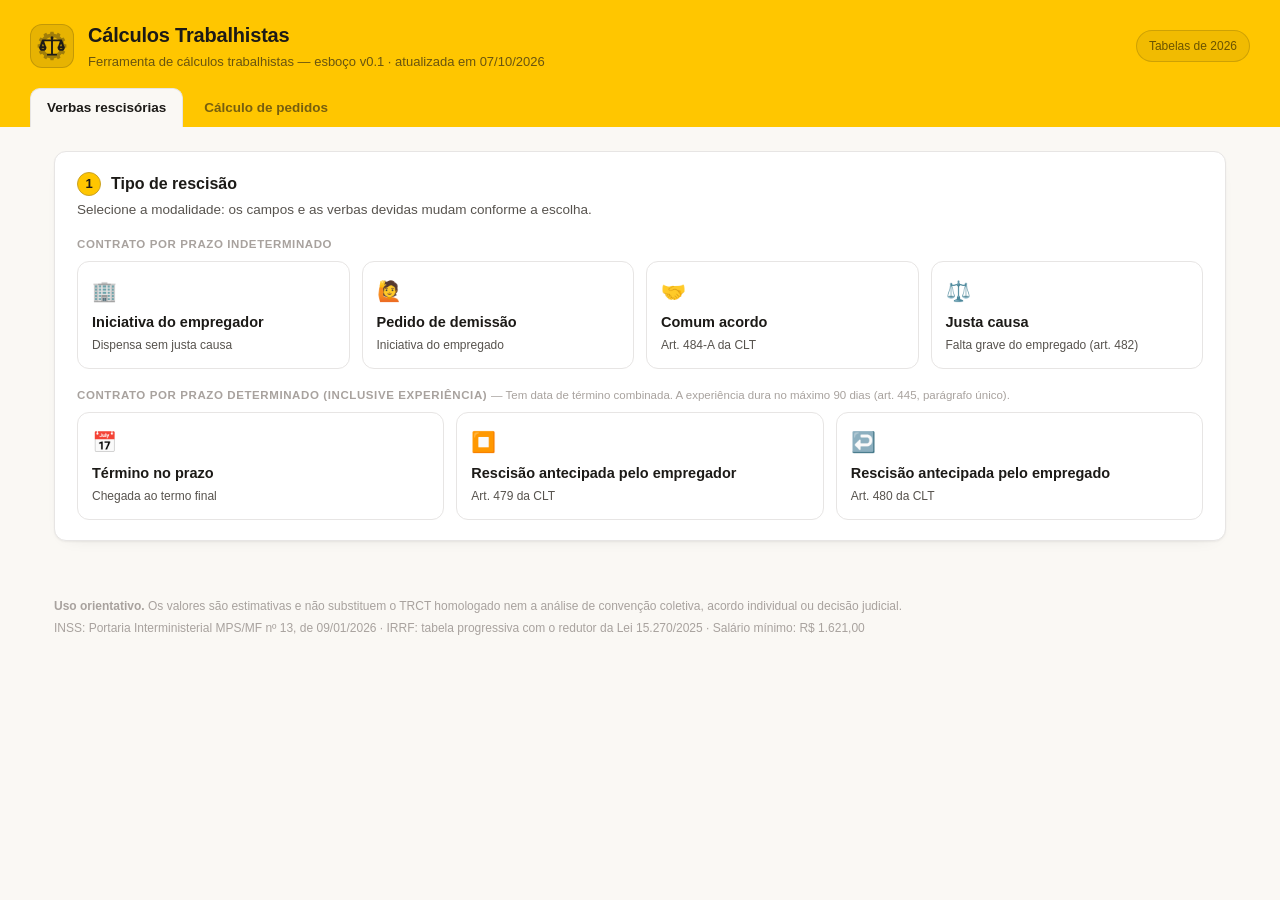
<file: index.html>
<!DOCTYPE html>
<html lang="pt-BR">
<head>
<meta charset="utf-8" />
<meta name="viewport" content="width=device-width, initial-scale=1" />
<title>Cálculo de Verbas Rescisórias</title>
<link rel="icon" type="image/svg+xml" href="data:image/svg+xml,%3Csvg xmlns='http://www.w3.org/2000/svg' viewBox='0 0 32 32'%3E%3Crect width='32' height='32' rx='7' fill='%23ffc600'/%3E%3Cg transform='translate(2.4 2.4) scale(.85)' color='%231c1a17' fill='none' stroke='currentColor' stroke-width='2' stroke-linecap='round' stroke-linejoin='round'%3E%3Cpath d='M13.94 2.96L14.39 0.68L17.61 0.68L18.06 2.96A13.2 13.2 0 0 1 20.73 3.68L22.26 1.93L25.05 3.54L24.31 5.74A13.2 13.2 0 0 1 26.26 7.69L28.46 6.95L30.07 9.74L28.32 11.27A13.2 13.2 0 0 1 29.04 13.94L31.32 14.39L31.32 17.61L29.04 18.06A13.2 13.2 0 0 1 28.32 20.73L30.07 22.26L28.46 25.05L26.26 24.31A13.2 13.2 0 0 1 24.31 26.26L25.05 28.46L22.26 30.07L20.73 28.32A13.2 13.2 0 0 1 18.06 29.04L17.61 31.32L14.39 31.32L13.94 29.04A13.2 13.2 0 0 1 11.27 28.32L9.74 30.07L6.95 28.46L7.69 26.26A13.2 13.2 0 0 1 5.74 24.31L3.54 25.05L1.93 22.26L3.68 20.73A13.2 13.2 0 0 1 2.96 18.06L0.68 17.61L0.68 14.39L2.96 13.94A13.2 13.2 0 0 1 3.68 11.27L1.93 9.74L3.54 6.95L5.74 7.69A13.2 13.2 0 0 1 7.69 5.74L6.95 3.54L9.74 1.93L11.27 3.68A13.2 13.2 0 0 1 13.94 2.96ZM25.6 16a9.6 9.6 0 1 0 -19.2 0a9.6 9.6 0 1 0 19.2 0Z' fill='currentColor' fill-opacity='0.35' stroke='none' fill-rule='evenodd'/%3E%3Cpath d='M16 7.6V24M11.6 25.2H20.4M6.2 10H25.8M6.2 10 3.7 17.2M6.2 10 8.7 17.2M25.8 10 23.3 17.2M25.8 10 28.3 17.2M3.3 17.2H9.1a2.9 2.9 0 0 1-5.8 0ZM22.9 17.2H28.7a2.9 2.9 0 0 1-5.8 0Z'/%3E%3Ccircle cx='16' cy='7.2' r='1.6' fill='currentColor' stroke='none'/%3E%3C/g%3E%3C/svg%3E" />
<link rel="stylesheet" href="assets/estilos.css" />
</head>
<body>
  <header class="topo">
    <div class="topo__conteudo">
      <div class="topo__marca">
        <span class="topo__logo" aria-hidden="true">
          <svg viewBox="0 0 32 32" fill="none" stroke="currentColor" stroke-width="2" stroke-linecap="round" stroke-linejoin="round" focusable="false">
            <!-- balança da justiça diante de uma engrenagem: o direito e o trabalho -->
            <path d="M13.94 2.96L14.39 0.68L17.61 0.68L18.06 2.96A13.2 13.2 0 0 1 20.73 3.68L22.26 1.93L25.05 3.54L24.31 5.74A13.2 13.2 0 0 1 26.26 7.69L28.46 6.95L30.07 9.74L28.32 11.27A13.2 13.2 0 0 1 29.04 13.94L31.32 14.39L31.32 17.61L29.04 18.06A13.2 13.2 0 0 1 28.32 20.73L30.07 22.26L28.46 25.05L26.26 24.31A13.2 13.2 0 0 1 24.31 26.26L25.05 28.46L22.26 30.07L20.73 28.32A13.2 13.2 0 0 1 18.06 29.04L17.61 31.32L14.39 31.32L13.94 29.04A13.2 13.2 0 0 1 11.27 28.32L9.74 30.07L6.95 28.46L7.69 26.26A13.2 13.2 0 0 1 5.74 24.31L3.54 25.05L1.93 22.26L3.68 20.73A13.2 13.2 0 0 1 2.96 18.06L0.68 17.61L0.68 14.39L2.96 13.94A13.2 13.2 0 0 1 3.68 11.27L1.93 9.74L3.54 6.95L5.74 7.69A13.2 13.2 0 0 1 7.69 5.74L6.95 3.54L9.74 1.93L11.27 3.68A13.2 13.2 0 0 1 13.94 2.96ZM25.6 16a9.6 9.6 0 1 0 -19.2 0a9.6 9.6 0 1 0 19.2 0Z" fill="currentColor" fill-opacity="0.35" stroke="none" fill-rule="evenodd"/>
            <path d="M16 7.6V24M11.6 25.2H20.4M6.2 10H25.8M6.2 10 3.7 17.2M6.2 10 8.7 17.2M25.8 10 23.3 17.2M25.8 10 28.3 17.2M3.3 17.2H9.1a2.9 2.9 0 0 1-5.8 0ZM22.9 17.2H28.7a2.9 2.9 0 0 1-5.8 0Z"/>
            <circle cx="16" cy="7.2" r="1.6" fill="currentColor" stroke="none"/>
          </svg>
        </span>
        <div>
          <h1>Cálculos Trabalhistas</h1>
          <p id="versao">Ferramenta de cálculos trabalhistas</p>
        </div>
      </div>
      <span class="badge" id="badge-vigencia">tabelas</span>
    </div>
    <nav class="abas" aria-label="Módulos">
      <a class="aba aba--ativa" href="index.html" aria-current="page">Verbas rescisórias</a>
      <a class="aba" href="pedidos.html">Cálculo de pedidos</a>
    </nav>
  </header>

  <main class="pagina">
    <section class="etapa">
      <h2><span class="etapa__num">1</span> Tipo de rescisão</h2>
      <p class="etapa__ajuda">Selecione a modalidade: os campos e as verbas devidas mudam conforme a escolha.</p>
      <div class="tipos-grupos" id="tipos" data-dinamico role="radiogroup" aria-label="Tipo de rescisão"></div>
      <div class="resumo-tipo" id="resumo-tipo" hidden></div>
    </section>

    <div class="colunas">
      <section class="etapa etapa--form" id="etapa-dados" hidden>
        <h2><span class="etapa__num">2</span> Dados para o cálculo</h2>
        <form id="formulario" autocomplete="off">
          <fieldset class="grupo">
            <legend>Contrato de trabalho</legend>
            <div class="campos">
              <label class="campo">
                <span class="campo__rotulo">Data de admissão <b>*</b></span>
                <input type="text" inputmode="numeric" data-campo="data" maxlength="10" placeholder="dd/mm/aaaa" id="dataAdmissao" />
              </label>
              <label class="campo" id="campo-termo-final" hidden>
                <span class="campo__rotulo">Data do termo final previsto <b>*</b></span>
                <input type="text" inputmode="numeric" data-campo="data" maxlength="10" placeholder="dd/mm/aaaa" id="dataTermoFinal" />
                <span class="campo__dica">Data combinada para o fim do contrato (experiência: até 90 dias).</span>
              </label>
              <label class="campo" id="campo-data-aviso">
                <span class="campo__rotulo" id="rotulo-data-aviso">Data do aviso prévio / desligamento <b>*</b></span>
                <input type="text" inputmode="numeric" data-campo="data" maxlength="10" placeholder="dd/mm/aaaa" id="dataAviso" />
                <span class="campo__dica" id="dica-data-aviso">Data da comunicação da rescisão.</span>
              </label>
              <label class="campo" id="campo-prejuizo480" hidden>
                <span class="campo__rotulo">Prejuízo comprovado do empregador</span>
                <span class="campo__moeda"><i>R$</i><input type="text" inputmode="decimal" data-campo="moeda" data-min="0" id="prejuizoArt480" placeholder="0,00" /></span>
                <span class="campo__dica">A indenização do art. 480 cobre só o prejuízo que a saída causou, até o que o empregado receberia pelo art. 479 (§1º). Sem prejuízo, nada se desconta.</span>
              </label>
              <label class="campo campo--largo checkbox" id="campo-clausula" hidden>
                <input type="checkbox" id="clausulaAssecuratoria" />
                <span>Contrato com <b>cláusula assecuratória</b> do direito recíproco de rescisão antecipada (art. 481 da CLT)</span>
              </label>
            </div>
            <div class="campos" id="grupo-aviso" hidden>
              <fieldset class="campo campo--largo opcoes">
                <legend class="campo__rotulo" id="rotulo-aviso">Aviso prévio</legend>
                <div class="opcoes__lista" id="opcoes-aviso"></div>
                <span class="campo__dica" id="dica-aviso"></span>
              </fieldset>
            </div>
          </fieldset>

          <fieldset class="grupo">
            <legend>Prescrição</legend>
            <div class="campos">
              <label class="campo">
                <span class="campo__rotulo">Data do ajuizamento</span>
                <input type="text" inputmode="numeric" data-campo="data" maxlength="10" placeholder="dd/mm/aaaa" id="dataAjuizamento" />
                <span class="campo__dica">Com ela, a ferramenta apura a prescrição bienal — contada do fim do aviso, inclusive o projetado (OJ 83 da SDI-1) — e a quinquenal das férias vencidas (art. 149 da CLT).</span>
              </label>
            </div>
          </fieldset>

          <fieldset class="grupo">
            <legend>Remuneração</legend>
            <div class="campos">
              <label class="campo">
                <span class="campo__rotulo">Último salário base <b>*</b></span>
                <span class="campo__moeda"><i>R$</i><input type="text" inputmode="decimal" data-campo="moeda" data-min="0" id="salarioBase" placeholder="0,00" /></span>
              </label>
              <label class="campo">
                <span class="campo__rotulo">Divisor da jornada</span>
                <input type="text" inputmode="numeric" data-campo="inteiro" data-min="1" data-max="999" id="divisor" placeholder="220" value="220" />
                <span class="campo__dica">220 para 44h semanais, 200 para 40h (Súmula 431 do TST). Usado no salário-hora.</span>
              </label>
              <label class="campo">
                <span class="campo__rotulo">Horas extras</span>
                <input type="text" inputmode="decimal" data-campo="decimal" data-min="0" data-max="744" id="horasExtras" placeholder="0" />
                <span class="campo__dica">Horas prestadas no mês da rescisão e ainda não pagas.</span>
              </label>
              <label class="campo">
                <span class="campo__rotulo">Adicional de hora extra</span>
                <span class="campo__moeda campo__moeda--sufixo"><input type="text" inputmode="decimal" data-campo="decimal" data-min="0" data-max="300" id="adicionalHoraExtra" placeholder="50" value="50" /><i>%</i></span>
                <span class="campo__dica">Mínimo de 50% (art. 7º, XVI, da CF). A hora sai do divisor informado.</span>
              </label>
              <label class="campo">
                <span class="campo__rotulo">Média de comissões e outras variáveis</span>
                <span class="campo__moeda"><i>R$</i><input type="text" inputmode="decimal" data-campo="moeda" data-min="0" id="mediaComissoes" placeholder="0,00" /></span>
                <span class="campo__dica">Integra aviso, 13º e férias. Gorjetas ficam fora: não entram no aviso (Súmula 354 do TST). Prêmios e abonos também, desde a Lei 13.467/2017 (art. 457, §2º).</span>
              </label>
            </div>
            <div class="campos">
              <fieldset class="campo campo--largo opcoes">
                <legend class="campo__rotulo">Adicionais recebidos</legend>
                <div class="opcoes__lista" id="opcoes-adicionais" data-dinamico></div>
                <span class="campo__dica">Insalubridade e periculosidade não se acumulam (art. 193, §2º). A insalubridade incide sobre o salário mínimo do mês da saída (art. 192 da CLT).</span>
              </fieldset>
              <label class="campo" id="campo-horas-noturnas" hidden>
                <span class="campo__rotulo">Horas noturnas por mês</span>
                <input type="text" inputmode="decimal" data-campo="decimal" data-min="0" data-max="300" id="horasNoturnas" placeholder="0" />
                <span class="campo__dica">20% sobre a hora normal, já integrada pelos demais adicionais (Súmula 60, I, do TST).</span>
              </label>
              <label class="campo campo--largo checkbox" id="campo-hora-reduzida" hidden>
                <input type="checkbox" id="horaNoturnaReduzida" checked />
                <span>Horas de relógio: aplicar a hora noturna reduzida de 52min30s (art. 73, §1º) — desmarque se já forem horas fictas ou se o trabalho for rural</span>
              </label>
            </div>
            <p class="nota-remuneracao" id="nota-remuneracao">Remuneração para cálculo: <b>R$ 0,00</b></p>
          </fieldset>

          <fieldset class="grupo">
            <legend>Férias</legend>
            <div class="campos">
              <label class="campo">
                <span class="campo__rotulo">Períodos de férias vencidas (não gozadas)</span>
                <input type="text" inputmode="numeric" data-campo="inteiro" data-min="0" data-max="20" id="periodosFeriasVencidas" placeholder="0" />
                <span class="campo__dica" id="dica-periodos">Preencha as datas para ver os períodos aquisitivos completos.</span>
              </label>
              <label class="campo">
                <span class="campo__rotulo">Faltas injustificadas no período aquisitivo</span>
                <input type="text" inputmode="numeric" data-campo="inteiro" data-min="0" data-max="365" id="faltasInjustificadas" placeholder="0" />
                <span class="campo__dica">Acima de 5 faltas, reduz os dias de férias (art. 130 da CLT).</span>
              </label>
            </div>
          </fieldset>

          <fieldset class="grupo" id="grupo-fgts">
            <legend>FGTS</legend>
            <div class="campos">
              <label class="campo">
                <span class="campo__rotulo">Saldo do FGTS depositado</span>
                <span class="campo__moeda"><i>R$</i><input type="text" inputmode="decimal" data-campo="moeda" data-min="0" id="saldoFgts" placeholder="0,00" /></span>
                <span class="campo__dica">Extrato da conta vinculada, sem os depósitos da rescisão (base da multa).</span>
              </label>
            </div>
          </fieldset>

          <fieldset class="grupo">
            <legend>Descontos</legend>
            <div class="campos">
              <fieldset class="campo campo--largo opcoes">
                <legend class="campo__rotulo">Descontos aplicáveis</legend>
                <div class="opcoes__lista" id="opcoes-descontos" data-dinamico></div>
                <span class="campo__dica">INSS, IRRF e aviso prévio não cumprido entram sozinhos, conforme o caso.</span>
              </fieldset>
            </div>
            <div class="campos" id="campos-descontos" data-dinamico></div>
          </fieldset>

          <fieldset class="grupo">
            <legend>Dados fiscais</legend>
            <div class="campos">
              <label class="campo">
                <span class="campo__rotulo">Dependentes para IRRF</span>
                <input type="text" inputmode="numeric" data-campo="inteiro" data-min="0" data-max="30" id="dependentes" placeholder="0" />
                <span class="campo__dica">Cada dependente reduz a base do imposto.</span>
              </label>
            </div>
          </fieldset>

          <div class="acoes">
            <button type="button" class="botao botao--primario" id="gerar-pdf">Gerar PDF</button>
            <button type="reset" class="botao">Limpar</button>
            <span class="acoes__nota">O resultado é recalculado a cada campo preenchido.</span>
          </div>
        </form>
      </section>

      <aside class="painel" id="painel" hidden>
        <div class="painel__topo">
          <h2>Resultado</h2>
          <span class="painel__tag">estimativa</span>
        </div>
        <div id="resultado"></div>
      </aside>
    </div>
  </main>

  <section id="memoria" class="memoria" aria-hidden="true"></section>

  <footer class="rodape">
    <p><b>Uso orientativo.</b> Os valores são estimativas e não substituem o TRCT homologado nem a análise de convenção coletiva, acordo individual ou decisão judicial.</p>
    <p id="rodape-vigencia"></p>
  </footer>

  <script type="module" src="src/app-rescisao.js"></script>
  <script>
    /* Os grupos de marcação são montados pelo módulo. Se algum ficar vazio, o
       navegador está servindo um JavaScript antigo de cache: avisa, em vez de
       deixar a seção sumir sem explicação. */
    addEventListener('load', () => setTimeout(() => {
      const vazios = [...document.querySelectorAll('[data-dinamico]')].filter((el) => !el.children.length);
      if (!vazios.length) return;
      const aviso = document.createElement('p');
      aviso.className = 'aviso-cache';
      aviso.innerHTML = 'Esta página carregou uma versão antiga guardada em cache. '
        + 'Recarregue com <b>Ctrl+Shift+R</b> (ou <b>Cmd+Shift+R</b> no Mac).';
      document.querySelector('.pagina').prepend(aviso);
    }, 700));
  </script>

</body>
</html>
</file>
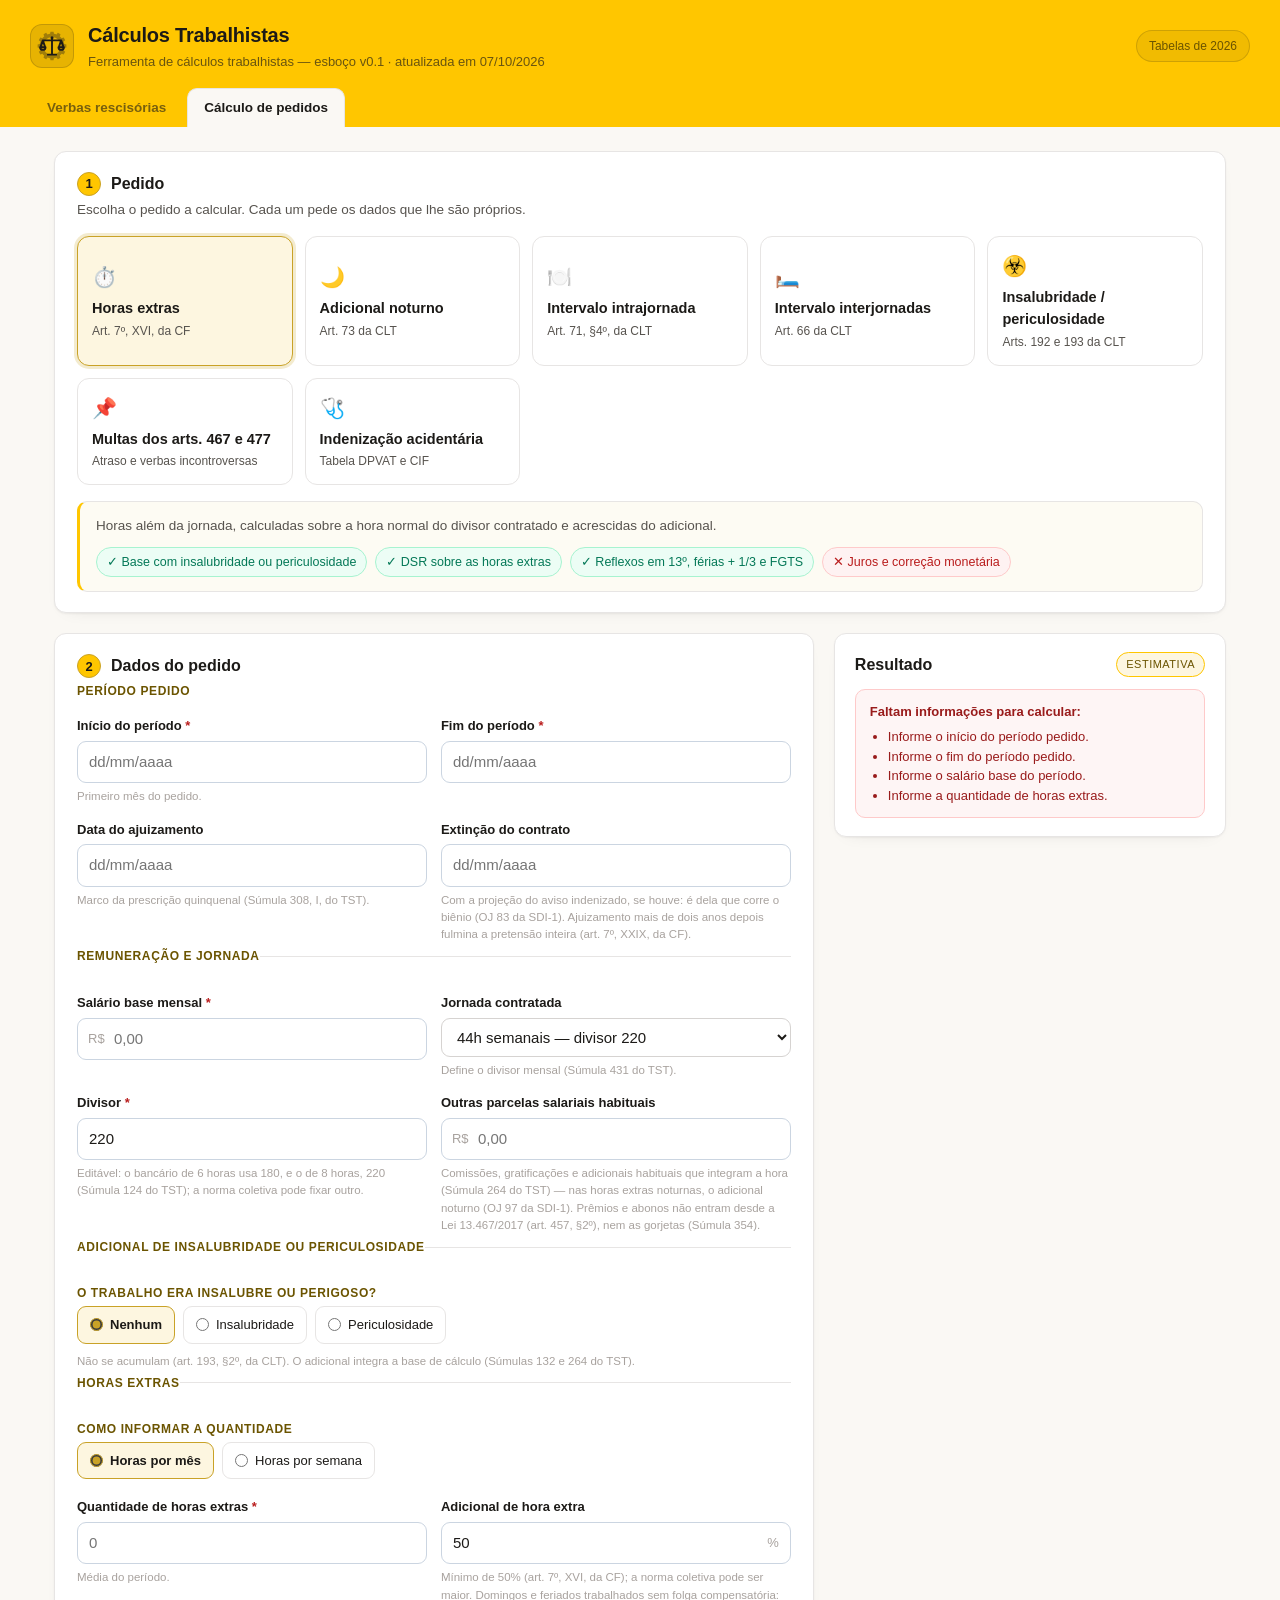
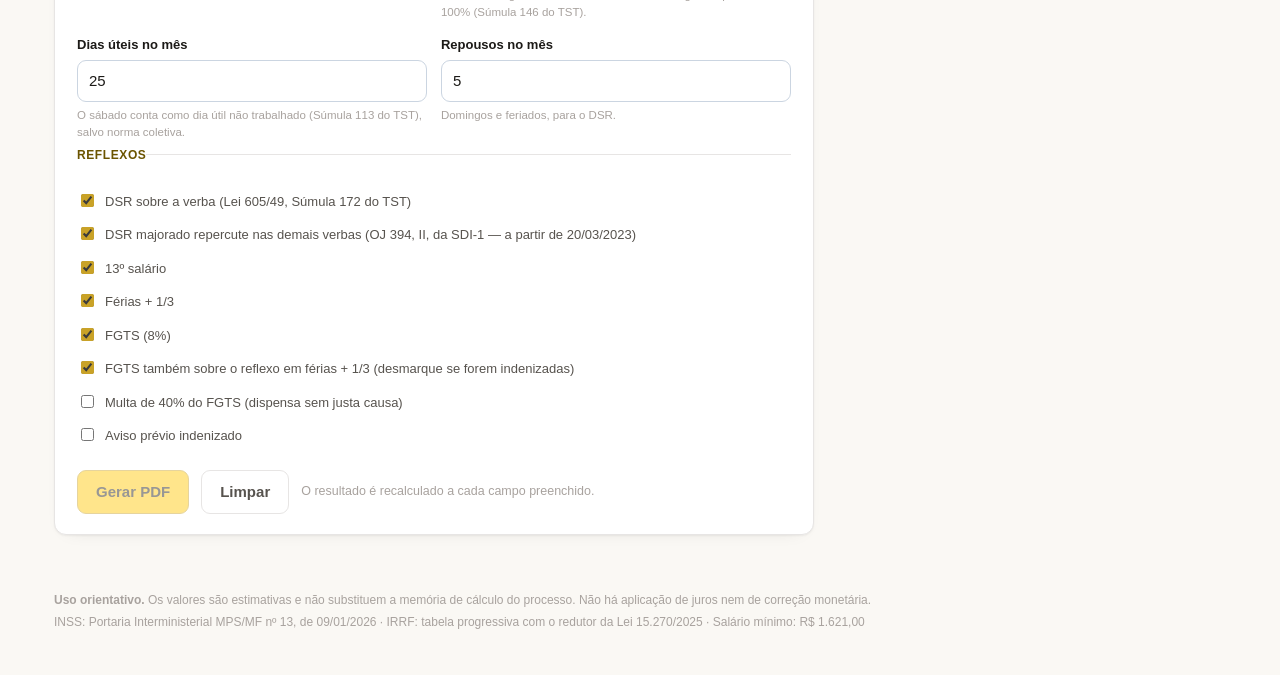
<file: pedidos.html>
<!DOCTYPE html>
<html lang="pt-BR">
<head>
<meta charset="utf-8" />
<meta name="viewport" content="width=device-width, initial-scale=1" />
<title>Cálculo de Pedidos</title>
<link rel="icon" type="image/svg+xml" href="data:image/svg+xml,%3Csvg xmlns='http://www.w3.org/2000/svg' viewBox='0 0 32 32'%3E%3Crect width='32' height='32' rx='7' fill='%23ffc600'/%3E%3Cg transform='translate(2.4 2.4) scale(.85)' color='%231c1a17' fill='none' stroke='currentColor' stroke-width='2' stroke-linecap='round' stroke-linejoin='round'%3E%3Cpath d='M13.94 2.96L14.39 0.68L17.61 0.68L18.06 2.96A13.2 13.2 0 0 1 20.73 3.68L22.26 1.93L25.05 3.54L24.31 5.74A13.2 13.2 0 0 1 26.26 7.69L28.46 6.95L30.07 9.74L28.32 11.27A13.2 13.2 0 0 1 29.04 13.94L31.32 14.39L31.32 17.61L29.04 18.06A13.2 13.2 0 0 1 28.32 20.73L30.07 22.26L28.46 25.05L26.26 24.31A13.2 13.2 0 0 1 24.31 26.26L25.05 28.46L22.26 30.07L20.73 28.32A13.2 13.2 0 0 1 18.06 29.04L17.61 31.32L14.39 31.32L13.94 29.04A13.2 13.2 0 0 1 11.27 28.32L9.74 30.07L6.95 28.46L7.69 26.26A13.2 13.2 0 0 1 5.74 24.31L3.54 25.05L1.93 22.26L3.68 20.73A13.2 13.2 0 0 1 2.96 18.06L0.68 17.61L0.68 14.39L2.96 13.94A13.2 13.2 0 0 1 3.68 11.27L1.93 9.74L3.54 6.95L5.74 7.69A13.2 13.2 0 0 1 7.69 5.74L6.95 3.54L9.74 1.93L11.27 3.68A13.2 13.2 0 0 1 13.94 2.96ZM25.6 16a9.6 9.6 0 1 0 -19.2 0a9.6 9.6 0 1 0 19.2 0Z' fill='currentColor' fill-opacity='0.35' stroke='none' fill-rule='evenodd'/%3E%3Cpath d='M16 7.6V24M11.6 25.2H20.4M6.2 10H25.8M6.2 10 3.7 17.2M6.2 10 8.7 17.2M25.8 10 23.3 17.2M25.8 10 28.3 17.2M3.3 17.2H9.1a2.9 2.9 0 0 1-5.8 0ZM22.9 17.2H28.7a2.9 2.9 0 0 1-5.8 0Z'/%3E%3Ccircle cx='16' cy='7.2' r='1.6' fill='currentColor' stroke='none'/%3E%3C/g%3E%3C/svg%3E" />
<link rel="stylesheet" href="assets/estilos.css" />
</head>
<body>
  <header class="topo">
    <div class="topo__conteudo">
      <div class="topo__marca">
        <span class="topo__logo" aria-hidden="true">
          <svg viewBox="0 0 32 32" fill="none" stroke="currentColor" stroke-width="2" stroke-linecap="round" stroke-linejoin="round" focusable="false">
            <!-- balança da justiça diante de uma engrenagem: o direito e o trabalho -->
            <path d="M13.94 2.96L14.39 0.68L17.61 0.68L18.06 2.96A13.2 13.2 0 0 1 20.73 3.68L22.26 1.93L25.05 3.54L24.31 5.74A13.2 13.2 0 0 1 26.26 7.69L28.46 6.95L30.07 9.74L28.32 11.27A13.2 13.2 0 0 1 29.04 13.94L31.32 14.39L31.32 17.61L29.04 18.06A13.2 13.2 0 0 1 28.32 20.73L30.07 22.26L28.46 25.05L26.26 24.31A13.2 13.2 0 0 1 24.31 26.26L25.05 28.46L22.26 30.07L20.73 28.32A13.2 13.2 0 0 1 18.06 29.04L17.61 31.32L14.39 31.32L13.94 29.04A13.2 13.2 0 0 1 11.27 28.32L9.74 30.07L6.95 28.46L7.69 26.26A13.2 13.2 0 0 1 5.74 24.31L3.54 25.05L1.93 22.26L3.68 20.73A13.2 13.2 0 0 1 2.96 18.06L0.68 17.61L0.68 14.39L2.96 13.94A13.2 13.2 0 0 1 3.68 11.27L1.93 9.74L3.54 6.95L5.74 7.69A13.2 13.2 0 0 1 7.69 5.74L6.95 3.54L9.74 1.93L11.27 3.68A13.2 13.2 0 0 1 13.94 2.96ZM25.6 16a9.6 9.6 0 1 0 -19.2 0a9.6 9.6 0 1 0 19.2 0Z" fill="currentColor" fill-opacity="0.35" stroke="none" fill-rule="evenodd"/>
            <path d="M16 7.6V24M11.6 25.2H20.4M6.2 10H25.8M6.2 10 3.7 17.2M6.2 10 8.7 17.2M25.8 10 23.3 17.2M25.8 10 28.3 17.2M3.3 17.2H9.1a2.9 2.9 0 0 1-5.8 0ZM22.9 17.2H28.7a2.9 2.9 0 0 1-5.8 0Z"/>
            <circle cx="16" cy="7.2" r="1.6" fill="currentColor" stroke="none"/>
          </svg>
        </span>
        <div>
          <h1>Cálculos Trabalhistas</h1>
          <p id="versao">Ferramenta de cálculos trabalhistas</p>
        </div>
      </div>
      <span class="badge" id="badge-vigencia">tabelas</span>
    </div>
    <nav class="abas" aria-label="Módulos">
      <a class="aba" href="index.html">Verbas rescisórias</a>
      <a class="aba aba--ativa" href="pedidos.html" aria-current="page">Cálculo de pedidos</a>
    </nav>
  </header>

  <main class="pagina">
    <section class="etapa">
      <h2><span class="etapa__num">1</span> Pedido</h2>
      <p class="etapa__ajuda">Escolha o pedido a calcular. Cada um pede os dados que lhe são próprios.</p>
      <div class="tipos" id="pedidos" data-dinamico></div>
      <div class="resumo-tipo" id="resumo-pedido" hidden></div>
    </section>

    <div class="colunas">
      <section class="etapa etapa--form">
        <h2><span class="etapa__num">2</span> Dados do pedido</h2>
        <form id="formulario" autocomplete="off">
          <div id="grupos-do-pedido" data-dinamico></div>

          <div class="acoes">
            <button type="button" class="botao botao--primario" id="gerar-pdf">Gerar PDF</button>
            <button type="reset" class="botao">Limpar</button>
            <span class="acoes__nota">O resultado é recalculado a cada campo preenchido.</span>
          </div>
        </form>
      </section>

      <aside class="painel">
        <div class="painel__topo">
          <h2>Resultado</h2>
          <span class="painel__tag">estimativa</span>
        </div>
        <div id="resultado"></div>
      </aside>
    </div>
  </main>

  <section id="memoria" class="memoria" aria-hidden="true"></section>

  <footer class="rodape">
    <p><b>Uso orientativo.</b> Os valores são estimativas e não substituem a memória de cálculo do processo. Não há aplicação de juros nem de correção monetária.</p>
    <p id="rodape-vigencia"></p>
  </footer>

  <script type="module" src="src/app-pedidos.js"></script>
  <script>
    /* Os grupos de marcação são montados pelo módulo. Se algum ficar vazio, o
       navegador está servindo um JavaScript antigo de cache: avisa, em vez de
       deixar a seção sumir sem explicação. */
    addEventListener('load', () => setTimeout(() => {
      const vazios = [...document.querySelectorAll('[data-dinamico]')].filter((el) => !el.children.length);
      if (!vazios.length) return;
      const aviso = document.createElement('p');
      aviso.className = 'aviso-cache';
      aviso.innerHTML = 'Esta página carregou uma versão antiga guardada em cache. '
        + 'Recarregue com <b>Ctrl+Shift+R</b> (ou <b>Cmd+Shift+R</b> no Mac).';
      document.querySelector('.pagina').prepend(aviso);
    }, 700));
  </script>

</body>
</html>
</file>
<file: assets/estilos.css>
:root {
  /* Amarelo da marca. Sobre branco ele não tem contraste para texto, então
     serve de fundo e de borda, sempre com tinta escura por cima; para texto
     em fundo claro usamos --destaque-texto. */
  --destaque: #ffc600;
  --destaque-escuro: #c9a227;   /* dourado acinzentado, para bordas */
  --destaque-claro: #fdf6e0;    /* creme fosco, para fundos */
  --destaque-texto: #6b5400;

  --tinta: #1c1a17;
  --tinta-media: #57534e;
  --tinta-fraca: #a8a29e;
  --linha: #e7e5e4;
  --fundo: #faf8f4;
  --papel: #ffffff;
  --verde: #047857;
  --verde-claro: #ecfdf5;
  --vermelho: #b91c1c;
  --raio: 12px;
  --sombra: 0 1px 2px rgba(28, 26, 23, .05), 0 6px 18px -14px rgba(28, 26, 23, .18);
}

* { box-sizing: border-box; }
[hidden] { display: none !important; }

body {
  margin: 0;
  background: var(--fundo);
  color: var(--tinta);
  font-family: -apple-system, BlinkMacSystemFont, "Segoe UI", Roboto, "Helvetica Neue", Arial, sans-serif;
  font-size: 15px;
  line-height: 1.5;
}

/* ------------------------------------------------------------------ topo */
.topo {
  background: var(--destaque);
  color: var(--tinta);
  padding: 20px 24px;
}
.topo__conteudo {
  max-width: 1220px; margin: 0 auto;
  display: flex; align-items: center; justify-content: space-between; gap: 16px;
}
.topo__marca { display: flex; align-items: center; gap: 14px; }
.topo__logo {
  width: 44px; height: 44px; border-radius: 12px; flex: none;
  background: rgba(28,26,23,.1); border: 1px solid rgba(28,26,23,.18);
  display: grid; place-items: center;
}
.topo__logo svg { width: 30px; height: 30px; display: block; }
.topo h1 { margin: 0; font-size: 20px; letter-spacing: -.2px; }
.topo p { margin: 2px 0 0; font-size: 13px; color: rgba(28,26,23,.66); }
.abas {
  max-width: 1220px; margin: 16px auto -20px; display: flex; gap: 4px;
}
.aba {
  color: rgba(28,26,23,.6); text-decoration: none; font-size: 13.5px; font-weight: 600;
  padding: 9px 16px; border-radius: 10px 10px 0 0; border: 1px solid transparent; border-bottom: none;
}
.aba:hover { background: rgba(28,26,23,.07); color: var(--tinta); }
.aba--ativa { background: var(--fundo); color: var(--tinta); border-color: var(--linha); }

.badge {
  background: rgba(28,26,23,.06); border: 1px solid rgba(28,26,23,.16);
  color: var(--destaque-texto); padding: 6px 12px; border-radius: 999px; font-size: 12px; white-space: nowrap;
}

/* ---------------------------------------------------------------- página */
.pagina { max-width: 1220px; margin: 0 auto; padding: 24px; }

.aviso-cache {
  background: #fef5f5; border: 1px solid #fecaca; color: #991b1b;
  border-radius: var(--raio); padding: 12px 16px; margin: 0 0 20px; font-size: 13.5px;
}

.etapa {
  background: var(--papel); border: 1px solid var(--linha); border-radius: var(--raio);
  box-shadow: var(--sombra); padding: 20px 22px; margin-bottom: 20px;
}
.etapa h2 { margin: 0 0 4px; font-size: 16px; display: flex; align-items: center; gap: 10px; }
.etapa__num {
  width: 24px; height: 24px; border-radius: 50%; background: var(--destaque); color: var(--tinta);
  border: 1px solid var(--destaque-escuro);
  display: grid; place-items: center; font-size: 13px;
}
.etapa__ajuda { margin: 0 0 16px; color: var(--tinta-media); font-size: 13.5px; }

/* --------------------------------------------------------- cards de tipo */
.tipos-grupos { display: flex; flex-direction: column; gap: 18px; }
.grupo-tipos__titulo {
  margin: 0 0 8px; font-size: 11.5px; font-weight: 700; text-transform: uppercase;
  letter-spacing: .6px; color: var(--tinta-fraca);
}
.grupo-tipos__ajuda { text-transform: none; letter-spacing: 0; font-weight: 400; }
.tipos { display: grid; grid-template-columns: repeat(auto-fit, minmax(210px, 1fr)); gap: 12px; }
.tipo {
  text-align: left; cursor: pointer; background: var(--papel);
  border: 1.5px solid var(--linha); border-radius: var(--raio); padding: 14px;
  font: inherit; color: inherit; transition: .15s;
}
.tipo:hover { border-color: var(--destaque-escuro); background: #fdfbf5; }
.tipo[aria-checked="true"] { border-color: var(--destaque-escuro); background: var(--destaque-claro); box-shadow: 0 0 0 3px rgba(201,162,39,.22); }
.tipo:disabled { cursor: default; }
.tipo--breve { background: #fbfaf8; border-style: dashed; opacity: .65; }
.tipo--breve:hover { border-color: var(--linha); background: #fbfaf8; }
.tipo--breve .tipo__tag { text-transform: uppercase; letter-spacing: .5px; font-size: 10.5px; }
.tipo__icone { font-size: 20px; }
.tipo__nome { display: block; font-weight: 650; margin: 6px 0 2px; font-size: 14.5px; }
.tipo__tag { display: block; font-size: 12px; color: var(--tinta-media); }

.resumo-tipo {
  margin-top: 16px; border: 1px solid var(--linha); border-left: 3px solid var(--destaque);
  background: #fdfbf3; border-radius: 10px; padding: 14px 16px;
}
.resumo-tipo p { margin: 0 0 10px; font-size: 13.5px; color: var(--tinta-media); }
.verbas { display: flex; flex-wrap: wrap; gap: 8px; }
.verba {
  font-size: 12.5px; padding: 5px 10px; border-radius: 999px;
  background: var(--verde-claro); color: var(--verde); border: 1px solid #a7f3d0;
}
.verba--nao { background: #fef2f2; color: var(--vermelho); border-color: #fecaca; text-decoration: none; }
.verba small { opacity: .8; }

/* --------------------------------------------------------------- colunas */
.colunas { display: grid; grid-template-columns: minmax(0, 1.55fr) minmax(330px, .8fr); gap: 20px; align-items: start; }

/* ------------------------------------------------------------ formulário */
.grupo { border: none; border-top: 1px solid var(--linha); padding: 16px 0 4px; margin: 0; }
.grupo:first-of-type { border-top: none; padding-top: 4px; }
.grupo legend {
  font-size: 12px; font-weight: 700; text-transform: uppercase; letter-spacing: .6px;
  color: var(--destaque-texto); padding: 0;
}
.campos { display: grid; grid-template-columns: repeat(2, minmax(0, 1fr)); gap: 14px; margin-top: 12px; }
.campo { display: flex; flex-direction: column; gap: 5px; min-width: 0; }
.campo--largo { grid-column: 1 / -1; }
.campo__rotulo { font-size: 13px; font-weight: 600; color: var(--tinta); }
.campo__rotulo b { color: var(--vermelho); }
.campo__dica { font-size: 11.5px; color: var(--tinta-fraca); }
.campo input {
  font: inherit; padding: 9px 11px; border: 1px solid #cbd5e1; border-radius: 9px;
  background: #fff; color: var(--tinta); width: 100%;
}
.campo select {
  font: inherit; padding: 9px 11px; border: 1px solid #d6d3d1; border-radius: 9px;
  background: #fff; color: var(--tinta); width: 100%;
}
.campo select:focus, .campo input:focus { outline: none; border-color: var(--destaque-escuro); box-shadow: 0 0 0 3px rgba(201,162,39,.22); }
.campo--erro input { border-color: #dc2626; background: #fff7f7; }
.campo--erro input:focus { box-shadow: 0 0 0 3px rgba(220,38,38,.14); border-color: #dc2626; }
.campo__erro { font-size: 11.5px; color: var(--vermelho); font-weight: 600; }

.campo__moeda { position: relative; display: block; }
.campo__moeda i {
  position: absolute; left: 11px; top: 50%; transform: translateY(-50%);
  font-style: normal; font-size: 13px; color: var(--tinta-fraca);
}
.campo__moeda input { padding-left: 36px; }
.campo__moeda--sufixo i { left: auto; right: 12px; }
.campo__moeda--sufixo input { padding-left: 11px; padding-right: 32px; }

.opcoes { border: none; padding: 0; margin: 0; }
.opcoes__lista { display: flex; flex-wrap: wrap; gap: 8px; margin: 4px 0; }
.opcao {
  display: flex; align-items: center; gap: 7px; font-size: 13px; white-space: nowrap;
  border: 1.5px solid var(--linha); border-radius: 9px; padding: 8px 12px; cursor: pointer; background: #fff;
}
.opcao:has(input:checked) { border-color: var(--destaque-escuro); background: var(--destaque-claro); color: var(--tinta); font-weight: 600; }
.opcao input { accent-color: var(--destaque-escuro); margin: 0; }

.checkbox { flex-direction: row; align-items: flex-start; gap: 8px; font-size: 13px; color: var(--tinta-media); cursor: pointer; }
.checkbox input { width: auto; margin-top: 2px; accent-color: var(--destaque-escuro); }
.checkbox b { color: var(--tinta); }

.nota-remuneracao {
  margin: 12px 0 0; font-size: 13px; color: var(--tinta-media);
  background: var(--destaque-claro); border-radius: 9px; padding: 8px 12px; display: inline-block;
}
.nota-remuneracao b { color: var(--destaque-texto); }

.acoes { display: flex; gap: 12px; margin-top: 20px; align-items: center; flex-wrap: wrap; }
.acoes__nota { font-size: 12.5px; color: var(--tinta-fraca); }
.botao {
  font: inherit; font-weight: 600; padding: 10px 18px; border-radius: 9px;
  border: 1px solid var(--linha); background: #fff; color: var(--tinta-media); cursor: pointer;
}
.botao--primario { background: var(--destaque); border-color: var(--destaque-escuro); color: var(--tinta); }
.botao--primario:hover { background: var(--destaque-escuro); }
.botao:disabled { opacity: .45; cursor: not-allowed; }
.botao:disabled:hover { background: var(--destaque); }

/* ---------------------------------------------------------------- painel */
.painel {
  background: var(--papel); border: 1px solid var(--linha); border-radius: var(--raio);
  box-shadow: var(--sombra); padding: 18px 20px; position: sticky; top: 20px;
}
.painel__topo { display: flex; align-items: center; justify-content: space-between; margin-bottom: 4px; }
.painel__topo h2 { margin: 0; font-size: 16px; }
.painel__tag {
  font-size: 11px; text-transform: uppercase; letter-spacing: .5px;
  background: var(--destaque-claro); color: var(--destaque-texto); border: 1px solid var(--destaque);
  padding: 3px 9px; border-radius: 999px;
}
.alerta {
  background: #fdfbf3; border: 1px solid var(--linha); border-left: 3px solid var(--destaque-escuro);
  color: var(--tinta-media); border-radius: 10px; padding: 10px 12px; font-size: 12.5px; margin-top: 12px;
}

/* Recorte: o cálculo acontece, mas só sobre o período imprescrito. */
.recorte {
  background: #fff7ed; border: 1px solid #fdba74; border-left: 4px solid #c2410c;
  color: #7c2d12; border-radius: 10px; padding: 12px 14px; margin-top: 12px;
}
.recorte b { display: block; margin-bottom: 4px; font-size: 13.5px; }
.recorte p { margin: 0; font-size: 12.5px; }

/* Impedimento: o cálculo não acontece, e a tela precisa dizer isso sem meio-termo. */
.impedimento {
  background: #fef2f2; border: 1px solid var(--vermelho); border-left-width: 4px;
  color: #7f1d1d; border-radius: 10px; padding: 14px 16px; margin-top: 12px;
}
.impedimento b { display: block; margin-bottom: 6px; font-size: 14px; }
.impedimento p { margin: 0; font-size: 13px; }
.impedimento__saida { margin-top: 8px !important; color: #991b1b; }

/* Tela travada pela prescrição: esmaece o que de fato está bloqueado, e não
   um grupo pela posição. As datas que afastam o impedimento moram em mais de
   um grupo (na rescisão, o ajuizamento fica no segundo), e um campo livre com
   cara de travado faria a pessoa desistir justamente dele. */
.formulario--bloqueado .grupo:not(:has(input:enabled, select:enabled)) { opacity: .5; }
.formulario--bloqueado .grupo:has(input:enabled, select:enabled) .campo:has(input:disabled, select:disabled) { opacity: .5; }
.campo input:disabled, .campo select:disabled { background: #f5f5f4; color: var(--tinta-fraca); cursor: not-allowed; }
.opcao:has(input:disabled) { cursor: not-allowed; }

.aviso-erro {
  background: #fef5f5; border: 1px solid #fecaca; color: #991b1b;
  border-radius: 10px; padding: 12px 14px; font-size: 13px; margin-top: 12px;
}
.aviso-erro ul { margin: 6px 0 0; padding-left: 18px; }

.contexto { display: grid; grid-template-columns: 1fr 1fr; gap: 8px; margin: 14px 0; }
.contexto div { background: #faf9f7; border: 1px solid var(--linha); border-radius: 9px; padding: 8px 10px; }
.contexto dt { font-size: 11px; color: var(--tinta-fraca); text-transform: uppercase; letter-spacing: .4px; }
.contexto dd { margin: 2px 0 0; font-size: 13px; font-weight: 600; }

.bloco-titulo {
  font-size: 11.5px; font-weight: 700; text-transform: uppercase; letter-spacing: .6px;
  color: var(--tinta-fraca); margin: 16px 0 6px;
}
/* Campo reescrito pela tela (o qualificador que acompanha o percentual). */
.campo--ajustado select, .campo--ajustado input { animation: ajustado 1.6s ease-out; }
@keyframes ajustado {
  0%, 35% { border-color: var(--destaque-escuro); box-shadow: 0 0 0 3px rgba(255, 198, 0, .45); }
  100% { box-shadow: 0 0 0 0 rgba(255, 198, 0, 0); }
}
@media (prefers-reduced-motion: reduce) {
  .campo--ajustado select, .campo--ajustado input { animation: none; }
}

.linhas { width: 100%; border-collapse: collapse; }
.linhas td { padding: 6px 0; border-bottom: 1px dashed var(--linha); font-size: 13.5px; vertical-align: top; }
.linhas td:last-child { padding-left: 12px; text-align: right; white-space: nowrap; font-variant-numeric: tabular-nums; font-weight: 600; }
.linhas small { display: block; color: var(--tinta-fraca); font-size: 11.5px; font-weight: 400; }
.linhas .neg td:last-child { color: var(--vermelho); }
.linhas tr.total td { border-bottom: none; padding-top: 10px; font-weight: 700; }

.liquido {
  margin-top: 14px; background: var(--destaque-claro); border: 1px solid var(--destaque);
  border-radius: 10px; padding: 12px 14px; display: flex; align-items: baseline; justify-content: space-between;
}
.liquido span { font-size: 12.5px; color: var(--destaque-texto); font-weight: 600; text-transform: uppercase; letter-spacing: .4px; }
.liquido b { font-size: 22px; color: var(--tinta); font-variant-numeric: tabular-nums; }

.fgts-card { margin-top: 14px; border: 1px solid var(--linha); border-radius: 10px; padding: 12px 14px; background: #faf9f7; }
.fgts-card h3 { margin: 0 0 8px; font-size: 13px; }
.fgts-card .linhas td { border-bottom: 1px dashed #ebe8e4; }
.fgts-card p { margin: 8px 0 0; font-size: 11.5px; color: var(--tinta-fraca); }
.fgts-card__nota { font-size: 12.5px !important; color: var(--tinta-media) !important; margin-top: 0 !important; }

.vazio { color: var(--tinta-fraca); font-size: 13.5px; margin-top: 14px; }
.observacao { margin: 10px 0 0; font-size: 11.5px; color: var(--tinta-fraca); }

/* --------------------------------------------------------------- rodapé */
.rodape { max-width: 1220px; margin: 0 auto; padding: 8px 24px 40px; color: var(--tinta-fraca); font-size: 12px; }
.rodape p { margin: 4px 0; }

@media (max-width: 1080px) {
  .colunas { grid-template-columns: 1fr; }
  .tipos { grid-template-columns: repeat(2, 1fr); }
  .painel { position: static; }
}
@media (max-width: 620px) {
  .tipos, .campos, .contexto { grid-template-columns: 1fr; }
}

/* ------------------------------------------------- memória de cálculo ---- */
/* Bloco montado só para a impressão: invisível na tela, único visível no papel. */
.memoria { display: none; }
.memoria__topo { border-bottom: 2px solid var(--tinta); padding-bottom: 8px; margin-bottom: 16px; }
.memoria__topo h1 { margin: 0; font-size: 18px; }
.memoria__topo p { margin: 2px 0 0; font-size: 13px; }
.memoria__data { color: var(--tinta-media); }
.memoria h2 {
  font-size: 12px; text-transform: uppercase; letter-spacing: .6px;
  margin: 18px 0 6px; padding-bottom: 4px; border-bottom: 1px solid var(--linha);
}
.memoria__dados { width: 100%; border-collapse: collapse; }
.memoria__dados td { padding: 4px 0; font-size: 12.5px; border-bottom: 1px dotted var(--linha); }
.memoria__dados td:last-child { text-align: right; font-weight: 600; }
.memoria__rodape p { margin: 0 0 4px; }
.memoria__rodape { margin-top: 18px; padding-top: 8px; border-top: 1px solid var(--linha); font-size: 11px; color: var(--tinta-media); }

@media print {
  @page { margin: 14mm; }
  body { background: #fff; font-size: 12px; }
  .topo, .abas, .pagina, .rodape, .aviso-cache { display: none !important; }
  .memoria { display: block; }
  .memoria .contexto { display: grid; grid-template-columns: repeat(3, 1fr); gap: 6px; }
  .memoria .contexto div { border: 1px solid var(--linha); background: none; }
  .memoria .liquido { border: 2px solid var(--tinta); background: none; }
  .memoria .liquido b, .memoria .liquido span { color: var(--tinta); }
  .memoria .alerta, .memoria .fgts-card { background: none; }
  .memoria .bloco-titulo { color: var(--tinta); }
  /* Cinza claro some no papel. */
  .memoria .contexto dt, .memoria .linhas small, .memoria .fgts-card p { color: var(--tinta-media); }
  .memoria table, .memoria .fgts-card, .memoria .liquido { break-inside: avoid; }
  .memoria section { break-inside: avoid-page; }
}
</file>
